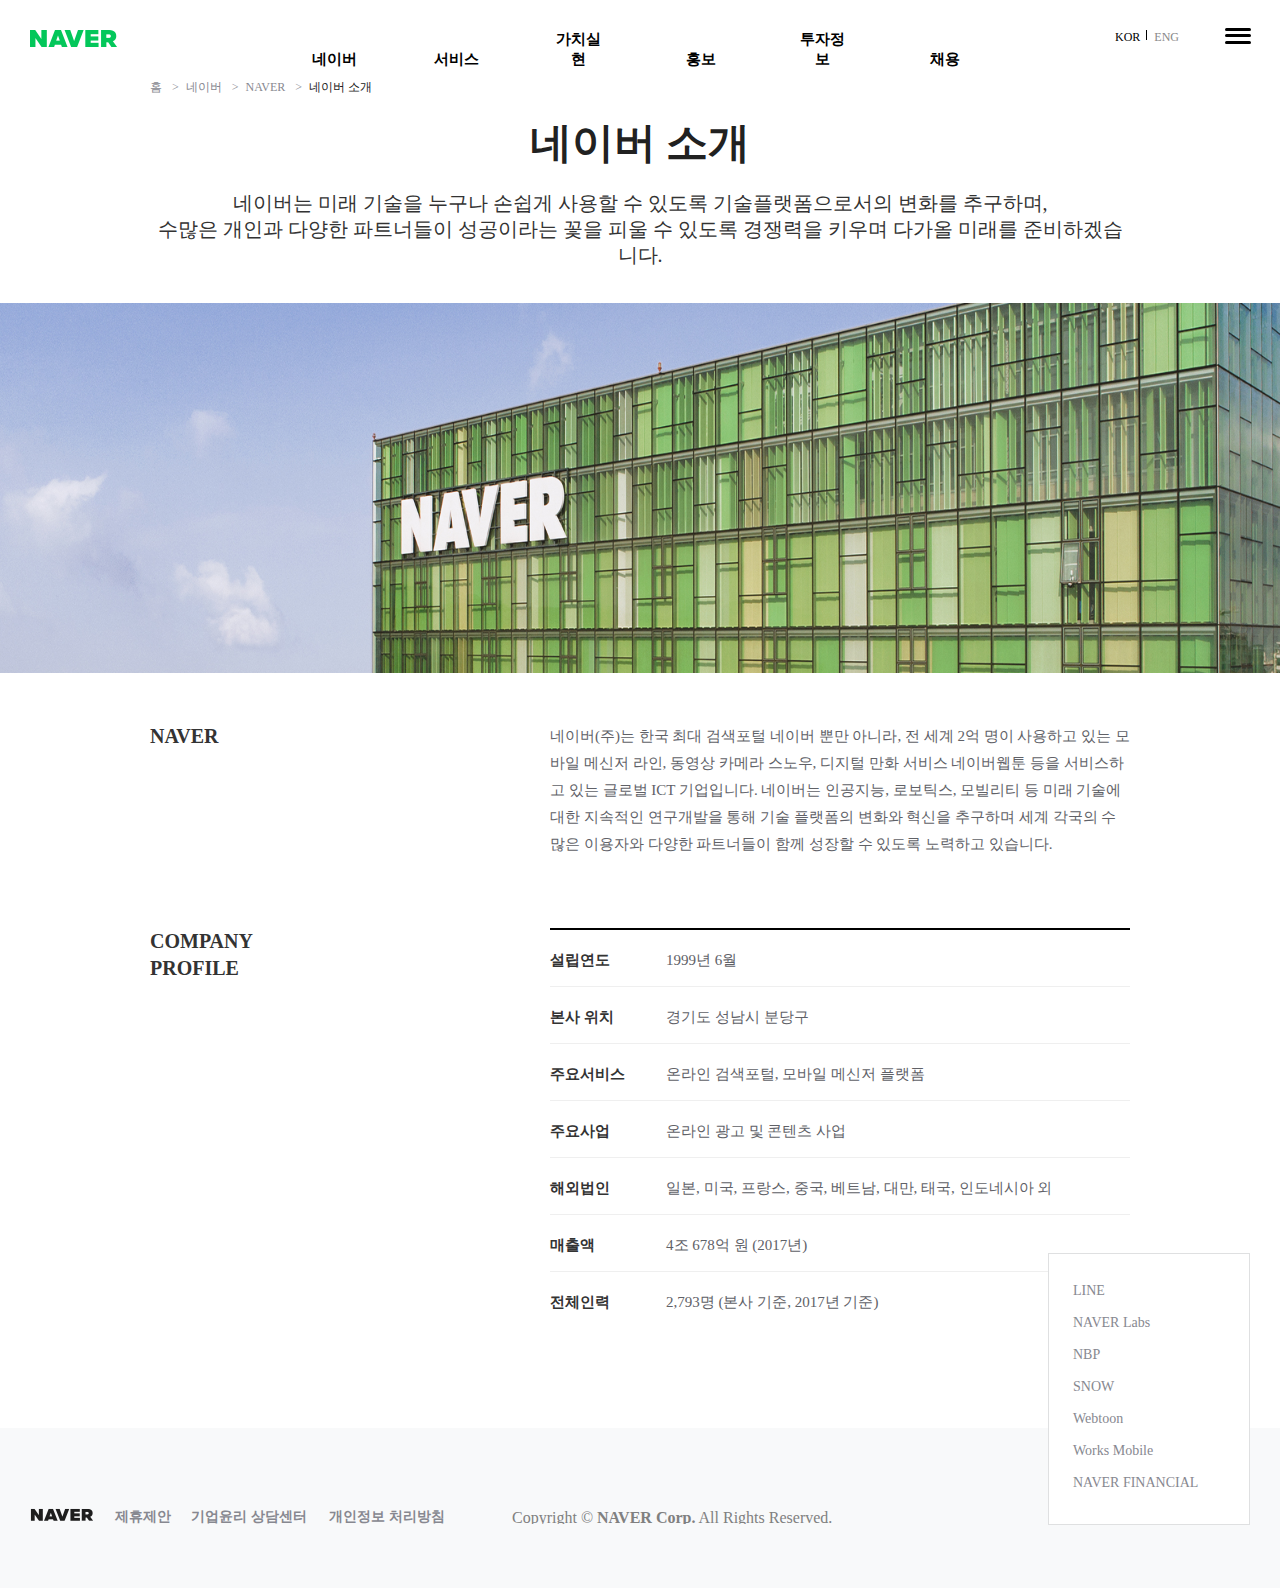
<file: NaverIntro.html>
<!DOCTYPE html>
<html lang="ko">
<head>
	<meta charset="utf-8">
	<title>NaverCorpImitating</title>
	<link rel="stylesheet" media="all" href="css/common.css"/>
	<style>
	</style>
	<script></script>
</head>
<body>
	<div class="header">
		<div class="header_logo">
			<h1>
				<a href="file:///Users/jinwooklee/Library/Mobile%20Documents/com~apple~CloudDocs/%E1%84%8C%E1%85%A5%E1%86%BC%E1%84%8B%E1%85%B3%E1%86%AF%E1%84%89%E1%85%AE%20%E1%84%89%E1%85%A5%E1%86%AB%E1%84%89%E1%85%A2%E1%86%BC%E1%84%82%E1%85%B5%E1%86%B7/Aufgaben/NaverCorpImitating.html"><img src="images/header_logo.png" alt="naver" /></a>
			</h1>
		</div>
		<div class="nav">
			<ul class="gnb_menu">
				<li class="gnb_menu_list">
					<a href="file:///Users/jinwooklee/Library/Mobile%20Documents/com~apple~CloudDocs/%E1%84%8C%E1%85%A5%E1%86%BC%E1%84%8B%E1%85%B3%E1%86%AF%E1%84%89%E1%85%AE%20%E1%84%89%E1%85%A5%E1%86%AB%E1%84%89%E1%85%A2%E1%86%BC%E1%84%82%E1%85%B5%E1%86%B7/Aufgaben/NaverIntro.html" class="gnb_menu_item"><strong>네이버</strong></a>
					<ul style="display: none" class="gnb_dropMenu_wrap">	
						<li>
							<ul class="gnb_dropMenu">
								<li class="depth_blank">
									<a href="file:///Users/jinwooklee/Library/Mobile%20Documents/com~apple~CloudDocs/%E1%84%8C%E1%85%A5%E1%86%BC%E1%84%8B%E1%85%B3%E1%86%AF%E1%84%89%E1%85%AE%20%E1%84%89%E1%85%A5%E1%86%AB%E1%84%89%E1%85%A2%E1%86%BC%E1%84%82%E1%85%B5%E1%86%B7/Aufgaben/NaverIntro.html" class="gnb_dropMenu_item"><strong>NAVER</strong></a>
								</li>
								<li class="depth_blank">
									<a href="file:///Users/jinwooklee/Library/Mobile%20Documents/com~apple~CloudDocs/%E1%84%8C%E1%85%A5%E1%86%BC%E1%84%8B%E1%85%B3%E1%86%AF%E1%84%89%E1%85%AE%20%E1%84%89%E1%85%A5%E1%86%AB%E1%84%89%E1%85%A2%E1%86%BC%E1%84%82%E1%85%B5%E1%86%B7/Aufgaben/NaverIntro.html" class="gnb_dropMenu_item"><span>네이버 소개</span></a>
								</li>
								<li class="depth_blank">
									<a href="#" class="gnb_dropMenu_item"><span>주요연혁</span></a>
								</li>
								<li class="depth_blank">
									<a href="#" class="gnb_dropMenu_item"><span>수상내역</span></a>
								</li>
							</ul>
						</li>
						<li>
							<ul class="gnb_dropMenu">
								<li class="depth_blank">
									<a href="#" class="gnb_dropMenu_item">
										<strong>주요 관계사</strong>
									</a>
								</li>
							</ul>
						</li>
						<li>
							<ul class="gnb_dropMenu">
								<li class="depth_blank">
									<a href="#" class="gnb_dropMenu_item">
										<strong>제휴제안</strong>
									</a>
								</li>
								<li class="depth_blank">
									<a href="#" class="gnb_dropMenu_item">
										<span>제휴제안 안내</span>
									</a>
								</li>
								<li class="depth_blank">
									<a href="#" class="gnb_dropMenu_item">
										<span>제휴제안 등록</span>
									</a>
								</li>
								<li class="depth_blank">
									<a href="#" class="gnb_dropMenu_item">
										<span>검토현황 조회</span>
									</a>
								</li>
							</ul>
						</li>
						<li>
							<ul class="gnb_dropMenu">
								
								<li class="depth_blank">
									<a href="#" class="gnb_dropMenu_item">
										<strong>CONTACT</strong>
									</a>
								</li>
							</ul>
						</li>
					</ul>
				</li>
				<li class="gnb_menu_list">
					<a href="" class="gnb_menu_item"><strong>서비스</strong></a>
					<ul style="display: none" class="gnb_dropMenu_wrap">
						<li>
							<ul class="gnb_dropMenu">
								<li>
									<a href="#" class="gnb_dropMenu_item">
										<storng>Featured</storng><br><strong>Services</strong>
									</a>
								</li>
							</ul>
						</li>
						<li>
							<ul class="gnb_dropMenu">
								<li>
									<a href="#" class="gnb_dropMenu_item">
										<storng>For<br>Business</storng>
									</a>
								</li>
							</ul>
						</li>
						<li>
							<ul class="gnb_dropMenu">
								<li>
									<a href="#" class="gnb_dropMenu_item">
										<storng>For<br>Creators</storng>
									</a>
								</li>
							</ul>
						</li>
						<li>
							<ul class="gnb_dropMenu">
								<li>
									<a href="#" class="gnb_dropMenu_item">
										<storng>For<br>Developers</storng>
									</a>
								</li>
							</ul>
						</li>
						<li>
							<ul class="gnb_dropMenu">
								<li>
									<a href="#" class="gnb_dropMenu_item">
										<storng>ALL<br>SERVICE</storng>
									</a>
								</li>
							</ul>
						</li>
					</ul>
				</li>
				<li class="gnb_menu_list">
					<a href="" class="gnb_menu_item"><strong>가치실현</strong></a>
					<ul style="display: none" class="gnb_dropMenu_wrap">
						<li>
							<ul class="gnb_dropMenu">
								<li>
									<a href="#" class="gnb_dropMenu_item">
										<storng>프로젝트 꽃</storng>
									</a>
								</li>
							</ul>
						</li>
						<li>
							<ul class="gnb_dropMenu">
								<li>
									<a href="#" class="gnb_dropMenu_item">
										<storng>기업윤리</storng>
									</a>
								</li>
								<li>
									<a href="#" class="gnb_dropMenu_item">
										<span>기업윤리규범</span>
									</a>
								</li>
								<li>
									<a href="#" class="gnb_dropMenu_item">
										<span>기업윤리 상담센터</span>
									</a>
								</li>
							</ul>
						</li>
						<li>
							<ul class="gnb_dropMenu">
								<li>
									<a href="#" class="gnb_dropMenu_item">
										<storng>프라이버시 센터</storng>
									</a>
								</li>
								<li>
									<a href="#" class="gnb_dropMenu_item">
										<span>네어버 리포트</span>
									</a>
								</li>
								<li>
									<a href="#" class="gnb_dropMenu_item">
										<span>개인정보보호</span>
									</a>
								</li>
								<li>
									<a href="#" class="gnb_dropMenu_item">
										<span>정보보호인증</span>
									</a>
								</li>
							</ul>
						</li>
						<li>
							<ul class="gnb_dropMenu">
								<li class="classify">
									<a href="#" class="gnb_dropMenu_item"><strong>동반성장</strong></a>
								</li>
								<li class="classify depth_blank">
									<a href="#" class="gnb_dropMenu_item"><strong>환경</strong></a>
								</li>
								<li>
									<a href="#" class="gnb_dropMenu_item"><span>데이터센터 각</span></a>
								</li>
								<li>
									<a href="#" class="gnb_dropMenu_item"><span>네이버 사옥</span></a>
								</li>
							</ul>
						</li>
						<li>
							<ul class="gnb_dropMenu">
								<li class="depth_blank">
									<a href="#" class="gnb_dropMenu_item"><strong><span>With Naver</span></strong></a>
								</li>
								<li>
									<a href="#" class="gnb_dropMenu_item"><span>재단법인 해피빈</span></a>
								</li>
								<li>
									<a href="#" class="gnb_dropMenu_item"><span>네이버 문화재단</span></a>
								</li>
								<li>
									<a href="#" class="gnb_dropMenu_item"><span>커넥트 재단</span></a>
								</li>
								<li>
									<a href="#" class="gnb_dropMenu_item"><span>접근성</span></a>
								</li>
								<li>
									<a href="#" class="gnb_dropMenu_item"><span>네이버 라이브러리</span></a>
								</li>
							</ul>
						</li>
					</ul>
				</li>
				<li class="gnb_menu_list">
					<a href="" class="gnb_menu_item"><strong>홍보</strong></a>
					<ul style="display: none" class="gnb_dropMenu_wrap">
						<li>
							<ul class="gnb_dropMenu">
								<li>
									<a href="#" class="gnb_dropMenu_item">
										<storng>보도자료</storng>
									</a>
								</li>
								<li>
									<a href="#" class="gnb_dropMenu_item">
										<storng>TV광고</storng>
									</a>
								</li>
								<li>
									<a href="#" class="gnb_dropMenu_item">
										<storng>미디어 행사</storng>
									</a>
								</li>
								<li>
									<a href="#" class="gnb_dropMenu_item">
										<storng>커뮤니케이션 채널</storng>
									</a>
								</li>
							</ul>
						</li>
					</ul>
				</li>
				<li class="gnb_menu_list">
					<a href="" class="gnb_menu_item"><strong>투자정보</strong></a>
					<ul style="display: none" class="gnb_dropMenu_wrap">
						<li>
							<ul class="gnb_dropMenu">
								<li>
									<a href="#" class="gnb_dropMenu_item">
										<storng>기업지배구조</storng>
									</a>
								</li>
								<li>
									<a href="#" class="gnb_dropMenu_item">
										<span>주주구성</span>
									</a>
								</li>
								<li>
									<a href="#" class="gnb_dropMenu_item">
										<span>이사회</span>
									</a>
								</li>
								<li>
									<a href="#" class="gnb_dropMenu_item">
										<span>정관</span>
									</a>
								</li>
							</ul>
						</li>
						<li>
							<ul class="gnb_dropMenu">
								<li>
									<a href="#" class="gnb_dropMenu_item">
										<storng>공시정보</storng>
									</a>
								</li>
								<li>
									<a href="#" class="gnb_dropMenu_item">
										<span>주가정보</span>
									</a>
								</li>
								<li>
									<a href="#" class="gnb_dropMenu_item">
										<span>재무제표</span>
									</a>
								</li>
							</ul>
						</li>
						<li>
							<ul class="gnb_dropMenu">
								<li>
									<a href="#" class="gnb_dropMenu_item">
										<storng>IR일정</storng>
									</a>
								</li>
								<li>
									<a href="#" class="gnb_dropMenu_item">
										<span>IR행사</span>
									</a>
								</li>
								<li>
									<a href="#" class="gnb_dropMenu_item">
										<span>MEETING</span>
									</a>
								</li>
								<li>
									<a href="#" class="gnb_dropMenu_item">
										<span>주주총회</span>
									</a>
								</li>
							</ul>
						</li>
						<li>
							<ul class="gnb_dropMenu">
								<li>
									<a href="#" class="gnb_dropMenu_item">
										<storng>IR자료실</storng>
									</a>
								</li>
								<li>
									<a href="#" class="gnb_dropMenu_item">
										<span>실적발표</span>
									</a>
								</li>
								<li>
									<a href="#" class="gnb_dropMenu_item">
										<span>감사보고서</span>
									</a>
								</li>
								<li>
									<a href="#" class="gnb_dropMenu_item">
										<span>사업보고서</span>
									</a>
								</li>
								<li>
									<a href="#" class="gnb_dropMenu_item">
										<span>연차보고서</span>
									</a>
								</li>
								<li>
									<a href="#" class="gnb_dropMenu_item">
										<span>FAQ</span>
									</a>
								</li>
							</ul>
						</li>
						<li>
							<ul class="gnb_dropMenu">
								<li>
									<a href="#" class="gnb_dropMenu_item">
										<storng>결산공고</storng>
									</a>
								</li>
								<li>
									<a href="#" class="gnb_dropMenu_item">
										<storng>공고</storng>
									</a>
								</li>
							</ul>
						</li>
					</ul>
				</li>
				<li class="gnb_menu_list">
					<a href="" class="gnb_menu_item"><strong>채용</strong></a>
				</li>
			</ul>
		</div>
<!-- ====================  gnb_Menu script start  =================== -->
		<script>
			var menuItem = document.querySelector('.gnb_menu_list');
			var dropMenu = document.querySelector('.header .nav .gnb_dropMenu_wrap');
			menuItem.addEventListener('mouseover', function(){
				if (dropMenu.style.display === 'none') {
					dropMenu.style.display = 'block';
				}
			});
			menuItem.addEventListener('mouseout', function(){
				if (dropMenu.style.display === 'block') {
					dropMenu.style.display = 'none';
				}
			});
		</script>
<!-- ====================  gnb_Menu script end  =================== -->
		<div class="header_util">
			<div class="header_lang">
				<a href="#"><em class="lang_kor">KOR</em></a>
				<a href="#"><em class="lang_eng">ENG</em></a>
			</div>
			<a class="hamburger_menu" href="#">
				<span></span>
				<span></span>
				<span></span>
			</a>
		</div>
		<i style="display: none" class="menu_list_bg"></i>
	</div>
	<!-- ====================  gnb_Menu script start  =================== -->
	<script>
		var menuItem = document.querySelector('.gnb_menu_list');
		var menuBg = document.querySelector('.menu_list_bg');

		menuItem.addEventListener('mouseover', function(){
			if (menuBg.style.display === 'none') {
				menuBg.style.display = 'block';
			}
		});
		menuItem.addEventListener('mouseout', function(){
			if (menuBg.style.display === 'block') {
				menuBg.style.display = 'none';
			}
		});

		menuBg.addEventListener('mouseover', function(){
			if (menuBg.style.display === 'block') {
				menuBg.style.display = 'block';
			} else {menuBg.style.display = 'none';

			}
		});
		menuItem.addEventListener('mouseout', function(){
			if (menuBg.style.display === 'block') {
				menuBg.style.display = 'none';
			}
		});
	</script>
<!-- ====================  gnb_Menu script end  =================== -->

<!-- ===================	main_container start  =================== -->
	<div class="main_container">
		<ul class="location">
			<li>
				<a href="file:///Users/jinwooklee/Library/Mobile%20Documents/com~apple~CloudDocs/%E1%84%8C%E1%85%A5%E1%86%BC%E1%84%8B%E1%85%B3%E1%86%AF%E1%84%89%E1%85%AE%20%E1%84%89%E1%85%A5%E1%86%AB%E1%84%89%E1%85%A2%E1%86%BC%E1%84%82%E1%85%B5%E1%86%B7/Aufgaben/NaverCorpImitating.html">홈 <p>&#62;</p></a>
			</li>
            <li>
				<a href="file:///Users/jinwooklee/Library/Mobile%20Documents/com~apple~CloudDocs/%E1%84%8C%E1%85%A5%E1%86%BC%E1%84%8B%E1%85%B3%E1%86%AF%E1%84%89%E1%85%AE%20%E1%84%89%E1%85%A5%E1%86%AB%E1%84%89%E1%85%A2%E1%86%BC%E1%84%82%E1%85%B5%E1%86%B7/Aufgaben/NaverIntro.html">네이버 <p>&#62;</p></a>
			</li>
			<li>
				<a href="file:///Users/jinwooklee/Library/Mobile%20Documents/com~apple~CloudDocs/%E1%84%8C%E1%85%A5%E1%86%BC%E1%84%8B%E1%85%B3%E1%86%AF%E1%84%89%E1%85%AE%20%E1%84%89%E1%85%A5%E1%86%AB%E1%84%89%E1%85%A2%E1%86%BC%E1%84%82%E1%85%B5%E1%86%B7/Aufgaben/NaverIntro.html">NAVER <p>&#62;</p></a>
			</li>
			<li>
				<p>네이버 소개</p>
			</li>	
		</ul>
		<div class="location_content">
			<div class="content_head">
				<h2><strong>네이버 소개</strong></h2>
				<p class="slogan">
				네이버는 미래 기술을 누구나 손쉽게 사용할 수 있도록 기술플랫폼으로서의 변화를 추구하며,<br>수많은 개인과 다양한 파트너들이 성공이라는 꽃을 피울 수 있도록 경쟁력을 키우며 다가올 미래를 준비하겠습니다.
				</p>
			</div>
			<i><img src="images/img_spot_summary.jpg" /></i>
			<div class="content_summary">
				<dl class="content_box">
					<dt class="box_left">NAVER</dt>
					<dt class="box_right">네이버(주)는 한국 최대 검색포털 네이버 뿐만 아니라, 전 세계 2억 명이 사용하고 있는 모바일 메신저 라인, 동영상 카메라 스노우, 디지털 만화 서비스 네이버웹툰 등을 서비스하고 있는 글로벌 ICT 기업입니다. 네이버는 인공지능, 로보틱스, 모빌리티 등 미래 기술에 대한 지속적인 연구개발을 통해 기술 플랫폼의 변화와 혁신을 추구하며 세계 각국의 수많은 이용자와 다양한 파트너들이 함께 성장할 수 있도록 노력하고 있습니다.</dt>
				</dl>
				<dl class="content_box">
					<dt class="box_left">COMPANY<br>PROFILE</dt>
					<dt class="box_right">
						<ul class="box_table">
							<li>
								<span>설립연도</span>
								<p>1999년 6월</p>
							</li>
							<li>
								<span>본사 위치</span>
								<p>경기도 성남시 분당구</p>
							</li>
							<li>
								<span>주요서비스</span>
								<p>온라인 검색포털, 모바일 메신저 플랫폼</p>
							</li>
							<li>
								<span>주요사업</span>
								<p>온라인 광고 및 콘텐츠 사업</p>
							</li>
							<li>
								<span>해외법인</span>
								<p>일본, 미국, 프랑스, 중국, 베트남, 대만, 태국, 인도네시아 외</p>
							</li>
							<li>
								<span>매출액</span>
								<p>4조 678억 원 (2017년)</p>
							</li>
							<li>
								<span>전체인력</span>
								<p>2,793명 (본사 기준, 2017년 기준)</p>
							</li>
						</ul>
					</dt>
				</dl>
			</div>
		</div>
		
    </div>
<!-- ===================	content_summary ===================	 -->


	<!-- ===================	footer =================== -->
	<div class="footer">
		<div class="footer_wrap">
			<strong class="footer_logo"><img src="images/footer_logo.png" alt="naver" /></strong>
			<ul class="footer_menu">
				<li><a href="">제휴제안</a></li>
				<li><a href="">기업윤리 상담센터</a></li>
				<li><a href="">개인정보 처리방침</a></li>
			</ul>
			<div class="affiliate_box">
				<a>
				<span>자회사 바로가기</span>
				<button class="btn_affiliate" type="button"></button>
				</a>
				<ul class="affiliate_list">
					<li class="affiliate_item">
						<a href=""><span>LINE</span></a>
					</li>
					<li class="affiliate_item">
						<a href=""><span>NAVER Labs</span></a>
					</li>
					<li class="affiliate_item">
						<a href=""><span>NBP</span></a>
					</li>
					<li class="affiliate_item">
						<a href=""><span>SNOW</span></a>
					</li>
					<li class="affiliate_item">
						<a href=""><span>Webtoon</span></a>
					</li>
					<li class="affiliate_item">
						<a href=""><span>Works Mobile</span></a>
					</li>
					<li class="affiliate_item">
						<a href=""><span>NAVER FINANCIAL</span></a>
					</li>
				</ul>
			</div>
			<p class="footer_copy">Copyright &#169; <strong>NAVER Corp.</strong> All Rights Reserved.</p>
		</div>
	</div>

</body>
</html>
</file>
<file: css/common.css>
@charset "utf-8";

html {
	font-size: 10px;
}
body {
    font: normal 1.5rem, "NanumSquare", "나눔고딕", "Dotum", "돋움", "Helvetica", "Arial", "AppleSDGothicNeo", sans-serif;
	line-height:1.3;
	color: black;
	background-color:#fff;
	margin:0;
	padding:0;
}
br	{
	letter-spacing: -1px;
}
h1, h2, h3, h4, h5, h6 {
	font-size: 1em;
}
h1, h2, h3, h4, h5, h6, div, p, dl, dt, dd, ul, ol, li, form, fieldset, blockquote, address, table, thead, tbody, tfoot, tr, td, caption {
	margin:0;
	padding:0;
	font-weight: nomal;
}
button {font-family: "NanumSquare", "나눔고딕", "Dotum", "돋움", sans-serif; font-size: 1.4rem;}
ul, ol {
	list-style: none;
}
img {
	border: 0;
	vertical-align: top;
}
table {
	width:100%;
	border-collapse: collapse;
}
table caption {
	position:absolute; top:0; left:-999999px;
}
a:link, a:visited {
	color: black;
	text-decoration:none;
}
a:hover {
	color: black;
	text-decoration:none;
}
select, input, textarea {
	font:normal 1em '나눔고딕',nanumgothic,'돋움',dotum,AppleGothic, Arial, Verdana, sans-serif;
	color:#797b80;
	vertical-align:middle;
}
/* common */
.main_container {padding: 0 150px;}

/* header*/

.header {
	max-width:1600px;  height: 20px; 
	padding: 30px; margin: 0 auto; 
	position: relative; 
}
.header .header_logo {
	width: 89px; margin-right: 112px; 
	float: left;
}
.header > .header_logo > h1 {font-size: 0;}

/* header > .nav */

.nav {
	width: 665px; height: 18px; 
	margin-left: -333px; 
	font-size: 0; 
	position: absolute; left: 50%; 
}
.gnb_menu {
	padding-bottom: 50px; 
	text-align: center; 
}
.gnb_menu_list {
	font-size: 1.5rem; 
	width: 55px; height: 50px;
	display: inline-block;
	position: relative;
	z-index: 1000;
}
.gnb_menu_list + .gnb_menu_list {
	margin-left: 67px;
}
.gnb_menu_list > a:after {
	content: ''; 
	width: 0px; height: 5px; 
	border-bottom: 2px solid  #1DC544;
}
.gnb_menu_list:hover > a:after {
	display: block; 
	width: 100%; 
	transition: 0.3s ease;
}
.gnb_menu_list .gnb_menu_item {
	padding-bottom: 2px; display: block; 
	font-size: 1.5rem;
}
.gnb_menu_list .recruit {text-align: left;}
.gnb_menu_list .recruit > strong:before {
	content: '';
	width: 18px; height: 18px;
	background: url('../images/sprite.png') no-repeat -59px 0px;
	position: absolute; top: -1px; right: 0px;
	display: none;
}
.gnb_menu_list:hover .recruit > strong:before {
	display: block;
}
.gnb_dropMenu_wrap {
	position: absolute; left: 50%; 
	z-index: 999;
	transform: translate(-10%); 
	width: 1100px; text-align: center; 
	margin: 20px auto 0 auto; 
}
.gnb_dropMenu_wrap > li {
	padding: 20px 0 0 20px; 
	border-left: 1px solid #fff; 
	width: 180px; height: 276px; 
	text-align: left; 
	float: left; 
}
.gnb_dropMenu_wrap > li:hover {
	background-color: #00b843;
	border-left: none;
}
.gnb_dropMenu_wrap > :last-child {
	border-right: 1px solid #fff;
}
.gnb_dropMenu > :first-child {margin-bottom: 10px;}
.gnb_dropMenu .depth_blank {position: relative;}
.gnb_dropMenu .gnb_dropMenu_item {
	font-size: 1.5rem; color: #fff;
}
.gnb_dropMenu .gnb_dropMenu_item > strong {
	display: inline-block;
}
.gnb_dropMenu strong::after {
	content: ''; 
	width: 0; height: 1px;
	border-top: 1px solid #fff;
	margin-top: -3px;
}
.gnb_dropMenu strong:hover:after {
	width: 100%;
	transition: 0.3s ease;
	display: block;
}
.gnb_dropMenu .gnb_dropMenu_item > span {
	opacity: 70%;
}
.gnb_dropMenu span::after {
	content: ''; 
	width: 0; height: 1px;
	border-top: 1px solid #fff;
	margin-top: -3px;
}
.gnb_dropMenu span:hover:after {
	width: 100%;
	transition: 0.3s ease;
	display: block;
}



/* header > .header_util */

.header_util {width: 135px; float: right;}
.header_lang {width: 69px; float: left; font-size: 0px; }
.header_lang em {
	display: block; overflow: hidden; 
	font-size: 1.2rem; font-style: normal;
}
.header_lang .lang_kor {
	width: 34px; text-align: left; 
	float: left; position: relative;
}
.header_lang .lang_eng {
	width: 30px; text-align: right; color: #888;
}
.header_lang .lang_kor::after {
	content: ''; border-right: 1px solid black; 
	height: 10px; width: 1px; 
	position: absolute; right: 2px;
}


/* hamburger_menu start */

.hamburger_menu {
	width: 26px; height: 25px; 
	margin: -3px 0 0 110px; 
	display: block; 
	position: relative;
}
.hamburger_menu span {
	/* display: block; */
	position : absolute;
	width : 100%; height : 3px; 
	background-color: black; border-radius: 4px;
}
.hamburger_menu span:nth-of-type(1) {
	top : 1px;
}
.hamburger_menu span:nth-of-type(2) {
	top : 7px;
}
.hamburger_menu span:nth-of-type(3) {
	top : 14px;
}
.hamburger_menu:hover span {
	background-color: #1DC544;
}

/* menu_list_bg */

.menu_list_bg {
	width: 1920px; height: 300px;
	background-color: #1DC544; 
	position: absolute; left: -8%; top: 75px; 
	z-index: 10;
	display: none;
}

/*container > slide_container*/
.slide_container .bx-wrapper {
	box-shadow: none; 
	border:none;
}
.slide_container .bx-wrapper .bx-controls-direction a {
	width: 46px; height: 46px;
}
.slide_container .bx-wrapper .bx-controls-direction .bx-prev {
	position: absolute; top: 64%; left: 6%;
	background: url('../images/sprite.png') no-repeat -296px -99px;
}
.slide_container .bx-wrapper .bx-controls-direction .bx-next {
	position: absolute; top: 64%; right: 6%;
	background: url('../images/sprite.png') no-repeat -346px -99px;
}
.slide_container .bx-wrapper .bx-pager {
	position: absolute; bottom: 20%; left: 10%;
	z-index: 999;
	display: inline-block;
	font-size: 1.2rem; color: #fff;
	width: 30px; height: 10px;
}

.slide_container {position: relative;}
.slide_container .slider > li > a > h2 {
	position: absolute; bottom: 10%; right: 10%; 
	z-index: 1000;
}
.smart_lens {
	background: url('../images/sprite.png') no-repeat 0px -1063px;
	transform: scale(1.5);
	width: 190px;
	height: 36px;
}
.project_flower {
	background: url('../images/sprite.png') no-repeat -142px -1100px;
	transform: scale(1.5);
	width: 190px;
	height: 53px;
}
.space_green {
	background: url('../images/sprite.png') no-repeat 0px -1104px;
	transform: scale(1.5);
	width: 134px;
	height: 50px;
}
.labs {
	background: url('../images/sprite.png') no-repeat -192px -1161px;
	transform: scale(1.5);
	width: 168px;
	height: 24px;
}
.slide_title {
	position: absolute; bottom: 35%; left: 10%;
	z-index: 1000;
	margin-bottom: 20px;
	font-size: 36px; font-weight: bold; color: #fff;
}
.slide_title_line {
	content: ''; border-bottom: 1px solid #fff; 
	width: 80%;
	position: absolute; bottom: 35%; left: 10%;
	z-index: 1000;
}
.slide_text {
	position: absolute; bottom: 25%; left: 10%;
	z-index: 1000;
	font-size: 15px; color: #fff; line-height: 1.6;
}
/* main_container */

.container_summary {
	line-height: 1.4; 
	width: 100%;
}
.container_summary::after {
	content: ''; display: block; clear: both;
}
.container_summary > :first-child {padding-left: 0;}
.container_summary > li + li {border-left: 1px solid #F0F0F0;}
.summary_container {
	width: 25%; height: 177px; 
	padding: 0 50px; 
	box-sizing: border-box;
	float: left; position: relative;
	
}

.summary_container .summary_title {
	font-size: 1.4rem; color: #212121;
}
.summary_container .news_box {margin: 42px 0px 0 0;}
.summary_container .news_box .news_title {font-size: 1.6rem; color: #333;} 
.summary_container .news_text {
	margin: 10px 0 36px; 
	font-size: 1.5rem; color: #878890; line-height: 1.6;
}
.summary_container .career_text {
	font-size: 1.8rem; color: #333;}
.container_summary > :last-child {padding-right: 0}
.summary_link {
	position: absolute; bottom: 0; 
	display: inline-block; 
	font-size: 1.5rem; color: #333;
	margin-right: 20px; padding-right: 32px;
}
.summary_link:hover > p {text-decoration: underline;}
.summary_link > span {
	width: 18px; height: 18px; 
	position: absolute; right: 0; bottom: 1px;
}
.summary_link > span::before {
	content: ''; width: 5px; height: 8px; 
	background: url('../images/sprite.png') -103px 0px; 
	position: absolute; 
	margin: 25% 40%;
}
.summary_link:hover > span::before {
	background: url('../images/sprite.png') -109px -49px; 
	position: absolute;
}
.summary_link:hover > span {
	font-size: 0; border: 1px solid #1DC544; 
	border-radius: 50px; background-color: #1DC544;
}
.career_text {
	margin: 42px 0 64px; 
	font-size: 1.7rem; font-weight: bold;
}
.stock_info_box {margin: 39px 0 36px;}
.stock_info_box > .date {
	text-align: right; color: #878890;
	margin-top:12px; 
}
.stock_price_box {
	border-bottom: 1px solid black; 
	position: relative;
}
.stock_price_box > p, span {display: inline-block;}
.stock_price_box > .price {font-size: 3.6rem; font-weight: bold;}
.stock_price_box > .unit {margin-right: 30px;}
.stock_price_box > .type5::before {
	content: ''; width: 10px; height: 6px; 
	background: url('../images/sprite.png') -318px -26px; 
	position: absolute; top: 60%; left: 84%;
}
.stock_price_box > .type5 {
	float: right; 
	margin-top: 23px; padding-left: 18px;
}

/* container_service*/

.service_list_container {font-size: 0; width: 100%; 
}
.container_service {margin-top: 98px;}
.service_list_container > li {
	width: 33.3%; 
	position: relative; overflow: hidden;
}
.service_list_container > li > a {width: 100%; height: 100%;}
.service_list_container > li > a > i {
	width: 100%; height: 100%; 
	background-color: #51545F; opacity: 0%; 
	position: absolute; top: 0; left:0; 
	transform: scale(0);
	transition: all 0.5s ease;
	display: none;
}
.service_list_container > li > a:hover > i {
	transform: scale(1);
	display: block;
	opacity: 50%;
}
.service_list_container > li img {width: 100%; height: 100%;}
.service_list_container > li > a > dl {
	position: absolute;
	visibility: hidden;
	transform: translate(-15px, 100px);
	transition: all 0.5s ease;
}
.service_list_container > li > a:hover > dl {
	visibility: visible;
	position: absolute; 
	transform: translate(-1%, -130%);
}
.service_list_container > li > a > dl > dt:before {
	content: ''; width: 23px; height: 23px; 
	position: absolute; top: 5%; 
	background: url('../images/sprite.png') -199px -129px;
}
.service_list_container > li > a > dl > dt {
	font-size: 2.2rem; font-weight: bold; color: #fff;
}
.service_list_container > li > a > dl > dd {
	font-size: 1.5rem; color: #fff; text-align: left;
}
.service_thumbnail_box {
	display: inline-block; 
	box-sizing: border-box;
	font-size: 1.6rem; 
}
.service_thumbnail_box dl{
	width: 367; height: 53px; 
	padding: 50px 0 0 30px;
}

/* container_support */

.container_support {
	margin: 112px 0 120px 0; padding: 0 150px;
	font-size: 0px; 
}
.support_info_top {text-align: center;}
.support_info_top .support_title {font-size: 3.2rem; margin-bottom: 17px;}
.support_info_top .support_text {
	font-size: 1.8rem; color:#333; line-height: 1.6;
	margin-bottom: 134px; 
}
.support_list_container {vertical-align: top;}
.support_list_box {
	width: 25%; height: 215px; 
	display: inline-block;
}
.support_list_box + .support_list_box {
	border-left: 1px solid #F0F0F0; 
	box-sizing: border-box;
}
.support_list_box a {
	display: block; 
	width: 100%; height: 80px; 
	padding: 135px 10xp 0 10px; 
	font-size: 1.4rem; 
}
.support_list_box a.head::before {
	content: ''; width: 87px; height: 100px; background-size: 474px 1250px; display: block; 
	margin: 0 auto; 
	background: url('../images/sprite.png') no-repeat 0px -956px;
} 
.support_list_box a.earth::before {
	content: ''; width: 101px; height: 100px;
	display: block; 
	margin: 0 auto; 
	background: url('../images/sprite.png') no-repeat -91px -956px;
	background-size: 474px 1250px;
} 
.support_list_box a.monitor::before {
	content: ''; width: 110px; height: 100px;
	display: block; 
	margin: 0 auto; 
	background: url('../images/sprite.png') no-repeat -198px -956px;background-size: 474px 1250px; 
}
.support_list_box a.flower::before {
	content: ''; width: 93px; height: 100px; 
	display: block; 
	margin: 0 auto; 
	background: url('../images/sprite.png') no-repeat -316px -957px;
	background-size: 474px 1250px;
}  
.support_list_box > a:hover > dl > dt {text-decoration: underline;}
.support_list_box dt, dd {text-align: center; line-height: 1.4;}
.support_list_box dt {
	margin: 20px 0 10px 0; 
	font-size: 1.6rem;  color: #00b843;
}
.support_list_box dd {
	font-size: 1.5rem; color: #878890;
}

/* footer */

.footer {
	height: 160px; background-color: #f8f9fa; 
	position: relative;
}
.footer_logo {
	text-align: center; width: 63px; height: 13px; 
	position: absolute; left: 30px; top: 50%;
}
.footer_menu {
	position: absolute; left: 105px; top: 50%;
}
.footer_menu > li {
	display: inline-block; 
	margin: 0 10px; 
	font-size: 1.4rem;
}
.footer_menu > :first-child{float: left;}
.footer_menu a {
	font-size: 1.4rem; font-weight: bold; color:#878890; 
	width: 100%;
}
.footer_menu .li + li {border-left: 1px solid #888;}
.affiliate_box {
	position: absolute; top: 50%; right: 30px; 
	font-size: 1.4rem; 
	cursor: pointer;
}
.affiliate_box .btn_affiliate {
	border: none; width: 16px; height: 16px; 
	margin-left: 5px; 
	background: url('../images/sprite.png') no-repeat -222px -26px;
	cursor: pointer;
}
.affiliate_list {
	border: 1px solid #dfe0e1; 
	background-color: #fff; 
	width: 200px; padding: 27px 0 25px; 
	font-size: 1.4rem; line-height: 1.4; color: #878890; 
	position: absolute; right: 0px; bottom: 3px;
}
.affiliate_list > li + li {margin-top: 13px;}
.affiliate_list .affiliate_item {margin-bottom: 7px;}
.affiliate_list a {
	width: 100%; height: 19px; display: block; 
	padding: 0 24px; box-sizing: border-box; 
	color: #878890;
}
.affiliate_list > li > a > span {
	margin-right: 5px; 
	position: relative; 
	cursor: pointer;
}
.affiliate_list > li > a:hover > span {color: #00b843;}
.affiliate_list > li > a > span::after {
	content: ''; width: 18px; height: 18px; 
	background: url('../images/sprite.png') no-repeat -104px -68px; 
	position: absolute; bottom: 1px; right: -25px; 
	display: none;
}
.affiliate_list > li > a:hover > span:after {display: block;}
.footer_copy {
	width: 337px; height: 16px; margin: 0 auto; 
	overflow: hidden; 
	font-size: 1.6rem; color: gray; 
	position: absolute; top: 50%; left: 40%;
}




/* NaverIntro*/
.location {font-size: 0;}
.location > li {
	display: inline-block;
	font-size: 1.2rem;
	color: #212121;
}
.location > li > a {color: #878890;}
.location > li >  a > p {display: inline-block; margin: 0 7px;}


/* location_content */
.location_content {position: relative;}
.location_content .content_head {
	margin: 20px auto 10px auto; 
	text-align: center;
}
.location_content .content_head h2 {
	font-size: 4.2rem;
	color: #212121;
	margin-bottom: 20px;
}
.location_content .content_head .slogan {
	font-size: 2rem;
	color: #333;
	padding-bottom: 25px;
}
.location_content i {width: 100%; height: 370px; 
	display: block; overflow: hidden;
	margin-bottom: 50px;
}
.location_content i > img {
	position: absolute; left: 50%;
	transform: translate(-50%);
	width: calc(100% + 300px); height: 370px;
	min-width: 1000px;
	overflow: hidden;
}
.location_content .content_summary {margin-bottom: 100px;}
.location_content .content_summary > :first-child {margin-bottom: 70px;}
.content_box .box_left {
	width: 23.5%; height: 81px;
	float:left;
	font-size: 2rem; font-weight: bold; color: #333; line-height: 27px;
}
.content_box .box_right {
	padding-left: 400px;
	font-size: 1.5rem; color: #606167; line-height: 1.8;
}
.content_box .box_right::after {content: ''; display: block; clear: both;}
.content_box .box_right .box_table {border-top: 2px solid black;}
.content_box .box_right .box_table > li {height: 56px;}
.content_box .box_right .box_table > li + li {border-top: 1px solid #efefef;}
.box_table > li > span {
	height: 56px;
	box-sizing: border-box;
	line-height: 400%;
}
.box_table > li > p {
	height: 56px;
	box-sizing: border-box;
	line-height: 400%;
}
.content_box .box_right .box_table > li > span {
	width: 20%; 
	float: left;
	font-weight: bold; color: #333;
}
.content_box .box_right .box_table > li > p {
	color: #606167;
}
</file>
